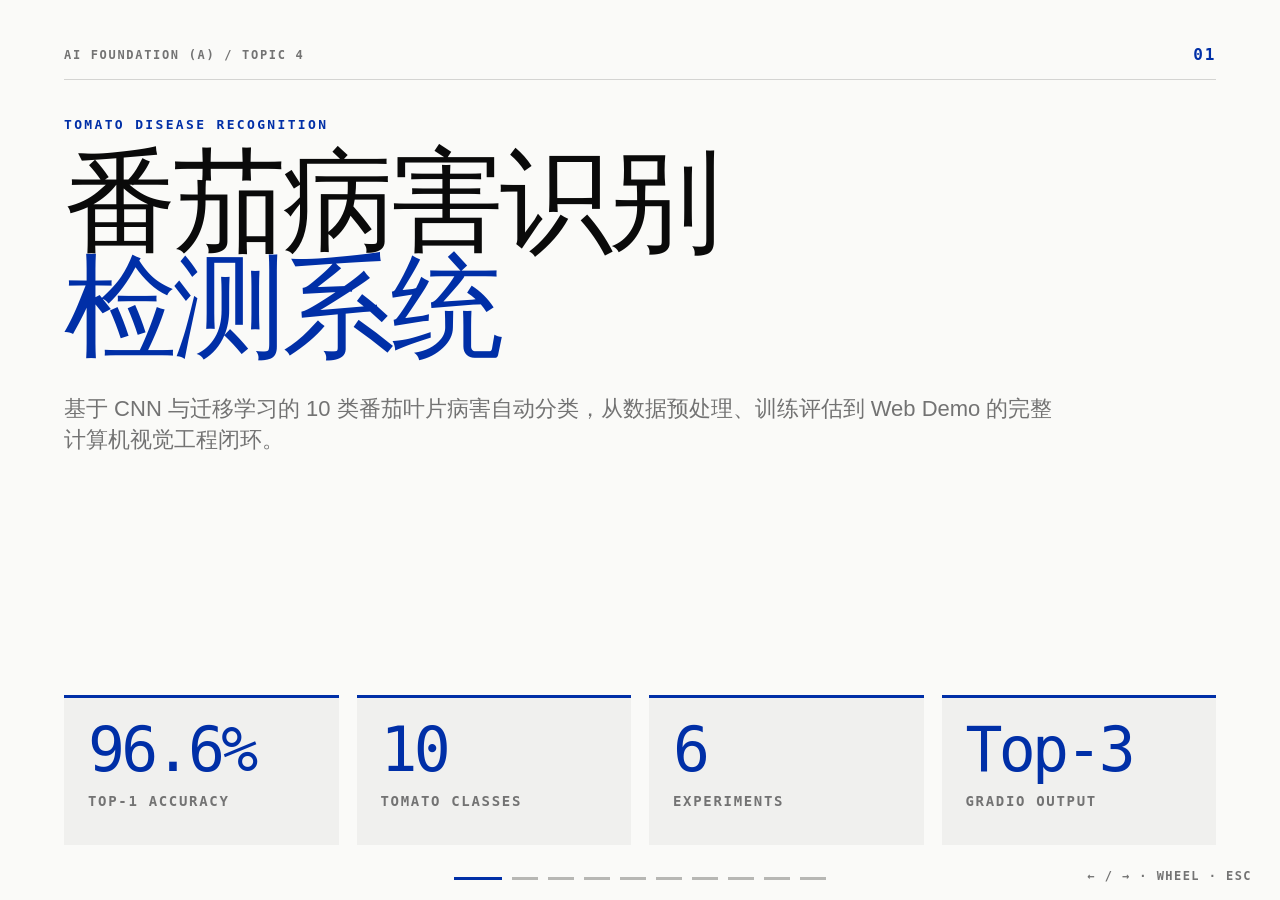
<file: presentation/guizang-web-deck/index.html>
<!DOCTYPE html>
<html lang="zh-CN">
<head>
<meta charset="UTF-8">
<meta name="viewport" content="width=device-width, initial-scale=1.0">
<title>番茄病害识别检测系统 · Swiss Web Deck</title>
<style>
:root{
  --paper:#fafaf8;
  --ink:#0a0a0a;
  --grey-1:#f0f0ee;
  --grey-2:#d4d4d2;
  --grey-3:#737373;
  --accent:#002FA7;
  --accent-on:#ffffff;
  --sans:"Inter","Helvetica Neue","Helvetica","Arial","Noto Sans SC","Microsoft YaHei UI",sans-serif;
  --mono:"JetBrains Mono","IBM Plex Mono","Cascadia Code","Consolas",monospace;
}
*{box-sizing:border-box}
html,body{margin:0;width:100%;height:100%;overflow:hidden;background:var(--paper);color:var(--ink);font-family:var(--sans);font-feature-settings:"tnum";letter-spacing:0}
body::before{content:"";position:fixed;inset:0;z-index:0;opacity:.12;background-image:linear-gradient(var(--grey-2) 1px,transparent 1px),linear-gradient(90deg,var(--grey-2) 1px,transparent 1px);background-size:48px 48px;pointer-events:none}
#deck{position:fixed;inset:0;z-index:1;display:flex;width:1000vw;height:100vh;transition:transform .72s cubic-bezier(.77,0,.175,1)}
.slide{position:relative;flex:0 0 100vw;width:100vw;height:100vh;padding:5.2vh 5vw 6.8vh;background:rgba(250,250,248,.96);overflow:hidden}
.chrome{display:flex;justify-content:space-between;align-items:center;border-bottom:1px solid var(--grey-2);padding-bottom:16px;font:600 12px/1 var(--mono);letter-spacing:.14em;text-transform:uppercase;color:var(--grey-3)}
.page{color:var(--accent);font-size:16px}
.body{height:calc(100vh - 15vh);display:grid;gap:32px;padding-top:38px}
.kicker{font:600 13px/1 var(--mono);letter-spacing:.18em;text-transform:uppercase;color:var(--accent);margin-bottom:18px}
h1,h2,h3,p{margin:0}
.hero-title{font-weight:200;font-size:min(8.8vw,15.5vh);line-height:.94;letter-spacing:-.035em;max-width:78vw}
.title{font-weight:250;font-size:min(5.4vw,9.4vh);line-height:1.02;letter-spacing:-.026em}
.subtitle{font-size:clamp(22px,1.72vw,34px);font-weight:400;line-height:1.42;color:var(--grey-3);max-width:78vw}
.lead{font-size:clamp(22px,1.65vw,32px);line-height:1.5;color:#222;max-width:72vw}
.mono{font-family:var(--mono)}
.accent{color:var(--accent)}
.grid-2{display:grid;grid-template-columns:1.05fr .95fr;gap:56px;align-items:center}
.grid-3{display:grid;grid-template-columns:repeat(3,1fr);gap:18px}
.grid-4{display:grid;grid-template-columns:repeat(4,1fr);gap:18px}
.card{background:var(--grey-1);border-top:3px solid var(--accent);padding:24px;min-height:150px}
.card.dark{background:var(--ink);color:var(--paper);border-top-color:var(--accent)}
.num{font:300 min(8vw,13vh)/.9 var(--mono);letter-spacing:-.06em;color:var(--accent)}
.num.small{font-size:min(4.8vw,8vh)}
.label{font:600 14px/1.2 var(--mono);letter-spacing:.12em;text-transform:uppercase;color:var(--grey-3);margin-top:16px}
.statement{font-size:min(4.4vw,7.4vh);font-weight:260;line-height:1.12;letter-spacing:-.02em}
.list{display:grid;gap:18px;margin-top:8px}
.li{display:grid;grid-template-columns:16px 1fr;gap:18px;font-size:clamp(19px,1.35vw,26px);line-height:1.42}
.li::before{content:"";width:10px;height:10px;background:var(--accent);margin-top:.55em}
.table{display:grid;border-top:4px solid var(--ink);font-size:clamp(15px,1vw,20px)}
.row{display:grid;grid-template-columns:1.7fr 1fr 1.55fr .8fr .85fr;border-bottom:1px solid var(--grey-2);min-height:54px;align-items:center}
.row>div{padding:10px 12px}
.row.head{background:var(--ink);color:var(--paper);font-weight:700}
.row.best{background:#e9edf8}
.bars{display:grid;gap:18px}
.bar{display:grid;grid-template-columns:180px 1fr 72px;align-items:center;gap:20px;font-size:19px}
.track{height:18px;background:var(--grey-2)}
.fill{height:18px;background:var(--accent)}
.proof-img{width:100%;height:100%;object-fit:contain;background:#fff}
.image-frame{height:48vh;background:#fff;display:flex;align-items:center;justify-content:center;border:1px solid var(--grey-2)}
.image-frame.tall{height:56vh}
.split-images{display:grid;grid-template-columns:1.08fr .92fr;gap:28px}
.footer-note{align-self:end;border-top:1px solid var(--grey-2);padding-top:18px;font-size:clamp(18px,1.25vw,24px);font-weight:600;line-height:1.4}
.accent-block{background:var(--accent);color:var(--accent-on);padding:40px;min-height:52vh;display:flex;flex-direction:column;justify-content:space-between}
.pipeline{display:grid;grid-template-columns:repeat(5,1fr);gap:14px;align-items:center}
.step{border:1px solid var(--grey-2);background:var(--grey-1);min-height:142px;padding:18px;display:flex;flex-direction:column;justify-content:space-between}
.step .nb{font:600 13px/1 var(--mono);color:var(--accent)}
.step .txt{font-size:19px;line-height:1.26;font-weight:500}
.nav{position:fixed;z-index:5;left:50%;bottom:2.2vh;transform:translateX(-50%);display:flex;gap:10px}
.dot{width:26px;height:3px;background:#b7b7b4;transition:.25s}
.dot.active{background:var(--accent);width:48px}
.hint{position:fixed;right:28px;bottom:18px;z-index:5;font:600 12px/1 var(--mono);letter-spacing:.12em;color:var(--grey-3);text-transform:uppercase}
@media(max-width:900px){.grid-2,.split-images{grid-template-columns:1fr}.grid-4{grid-template-columns:repeat(2,1fr)}.body{overflow:auto}.slide{overflow:auto}.nav,.hint{display:none}}
</style>
</head>
<body>
<main id="deck">
  <section class="slide">
    <div class="chrome"><span>AI Foundation (A) / Topic 4</span><span class="page">01</span></div>
    <div class="body" style="grid-template-rows:1fr auto">
      <div>
        <div class="kicker">Tomato Disease Recognition</div>
        <h1 class="hero-title">番茄病害识别<br><span class="accent">检测系统</span></h1>
        <p class="subtitle" style="margin-top:32px">基于 CNN 与迁移学习的 10 类番茄叶片病害自动分类，从数据预处理、训练评估到 Web Demo 的完整计算机视觉工程闭环。</p>
      </div>
      <div class="grid-4">
        <div class="card"><div class="num small">96.6%</div><div class="label">Top-1 Accuracy</div></div>
        <div class="card"><div class="num small">10</div><div class="label">Tomato Classes</div></div>
        <div class="card"><div class="num small">6</div><div class="label">Experiments</div></div>
        <div class="card"><div class="num small">Top-3</div><div class="label">Gradio Output</div></div>
      </div>
    </div>
  </section>

  <section class="slide">
    <div class="chrome"><span>Requirement Alignment</span><span class="page">02</span></div>
    <div class="body grid-2">
      <div>
        <div class="kicker">What must be proven</div>
        <h2 class="title">不是“跑出结果”，而是证明流程可信</h2>
        <p class="lead" style="margin-top:30px">课程验收点被转化为可检查证据：源码负责可复现，实验结果负责可量化，PPT 与演示负责可展示。</p>
      </div>
      <div class="list">
        <div class="li">完整训练脚本：Dataset / DataLoader / 模型 / 训练循环 / 验证评估</div>
        <div class="li">测试集 Top-1 Accuracy ≥ 90%，最佳模型达到 96.6%</div>
        <div class="li">From Scratch、fc_only、fc_then_layer4 三类冻结策略对比</div>
        <div class="li">Loss/Accuracy、混淆矩阵、分类报告、Grad-CAM、Gradio Demo</div>
      </div>
    </div>
  </section>

  <section class="slide">
    <div class="chrome"><span>Data / Preprocessing</span><span class="page">03</span></div>
    <div class="body">
      <div>
        <div class="kicker">PlantVillage Tomato</div>
        <h2 class="title">数据集保持清晰，预处理保持一致</h2>
      </div>
      <div class="grid-3">
        <div class="card"><div class="num small">10000</div><div class="label">Train Images</div></div>
        <div class="card"><div class="num small">500</div><div class="label">Validation</div></div>
        <div class="card"><div class="num small">500</div><div class="label">Test</div></div>
      </div>
      <div class="grid-2">
        <div class="list">
          <div class="li">训练阶段：Resize 224×224、随机水平翻转、±15° 随机旋转</div>
          <div class="li">验证/测试阶段：仅确定性预处理，避免评估扰动</div>
          <div class="li">固定随机种子，保存类别顺序，避免标签错位</div>
        </div>
        <div class="accent-block">
          <div class="kicker" style="color:var(--accent-on)">Transform Pipeline</div>
          <div class="statement">Resize → Augment → Normalize → DataLoader</div>
        </div>
      </div>
    </div>
  </section>

  <section class="slide">
    <div class="chrome"><span>CNN Shape</span><span class="page">04</span></div>
    <div class="body">
      <div>
        <div class="kicker">Architecture logic</div>
        <h2 class="title">CNN 把叶片纹理逐层抽象为病害类别</h2>
      </div>
      <div class="pipeline">
        <div class="step"><span class="nb">01 INPUT</span><span class="txt">[B,3,224,224]</span></div>
        <div class="step"><span class="nb">02 CONV</span><span class="txt">[B,64,112,112]</span></div>
        <div class="step"><span class="nb">03 POOL</span><span class="txt">[B,64,56,56]</span></div>
        <div class="step"><span class="nb">04 BLOCKS</span><span class="txt">[B,512,7,7]</span></div>
        <div class="step"><span class="nb">05 LINEAR</span><span class="txt">[B,10]</span></div>
      </div>
      <div class="footer-note">Conv2D 提取斑点、边缘和颜色纹理；MaxPool 降低空间分辨率；Linear 输出 10 类概率，满足报告对 Tensor Shape 变换的说明要求。</div>
    </div>
  </section>

  <section class="slide">
    <div class="chrome"><span>Transfer Learning</span><span class="page">05</span></div>
    <div class="body grid-2">
      <div class="accent-block">
        <div>
          <div class="kicker" style="color:var(--accent-on)">Freezing strategy</div>
          <div class="statement">冻结不是装饰项，而是迁移学习是否成立的核心证据。</div>
        </div>
        <p style="font-size:24px;line-height:1.45">仅训练分类头不足以适配病害细粒度差异；解冻尾部特征层后，模型显著超过 fc_only。</p>
      </div>
      <div class="list">
        <div class="li">From Scratch：全模型训练，测试准确率 93.0%</div>
        <div class="li">fc_only：冻结全部 backbone，仅训练分类头，测试准确率 89.0%</div>
        <div class="li">fc_then_layer4：冻结前面 N 层，微调分类头和尾部特征层，最高 96.6%</div>
      </div>
    </div>
  </section>

  <section class="slide">
    <div class="chrome"><span>Engineering Structure</span><span class="page">06</span></div>
    <div class="body">
      <div>
        <div class="kicker">PyTorch project style</div>
        <h2 class="title">训练、评估、部署被拆成可解释模块</h2>
      </div>
      <div class="grid-4">
        <div class="card"><h3>config.py</h3><p class="label">实验配置 / seed</p></div>
        <div class="card"><h3>data.py</h3><p class="label">Transform / DataLoader</p></div>
        <div class="card"><h3>models.py</h3><p class="label">Backbone / Freeze</p></div>
        <div class="card"><h3>trainer.py</h3><p class="label">训练循环 / best model</p></div>
        <div class="card"><h3>evaluator.py</h3><p class="label">报告 / 混淆矩阵</p></div>
        <div class="card"><h3>gradcam.py</h3><p class="label">可解释性热力图</p></div>
        <div class="card"><h3>train.py</h3><p class="label">训练入口</p></div>
        <div class="card"><h3>app.py</h3><p class="label">Gradio Web Demo</p></div>
      </div>
    </div>
  </section>

  <section class="slide">
    <div class="chrome"><span>Experiment Matrix</span><span class="page">07</span></div>
    <div class="body">
      <div>
        <div class="kicker">Six experiments</div>
        <h2 class="title">MobileNetV3 在准确率、参数量和速度之间最均衡</h2>
      </div>
      <div class="grid-2" style="align-items:start">
        <div class="table">
          <div class="row head"><div>实验</div><div>骨干</div><div>冻结策略</div><div>Acc</div><div>参数</div></div>
          <div class="row best"><div>MobileNetV3</div><div>small</div><div>fc_then_layer4</div><div>96.6%</div><div>1.53M</div></div>
          <div class="row"><div>ResNet50</div><div>resnet50</div><div>fc_then_layer4</div><div>96.2%</div><div>23.53M</div></div>
          <div class="row"><div>ResNet18 low LR</div><div>resnet18</div><div>fc_then_layer4</div><div>95.8%</div><div>11.18M</div></div>
          <div class="row"><div>ResNet18</div><div>resnet18</div><div>fc_then_layer4</div><div>95.4%</div><div>11.18M</div></div>
          <div class="row"><div>Scratch</div><div>resnet18</div><div>none</div><div>93.0%</div><div>11.18M</div></div>
          <div class="row"><div>fc_only</div><div>resnet18</div><div>fc_only</div><div>89.0%</div><div>11.18M</div></div>
        </div>
        <div class="bars">
          <div class="bar"><span>MobileNetV3</span><span class="track"><span class="fill" style="display:block;width:96.6%"></span></span><strong>96.6%</strong></div>
          <div class="bar"><span>ResNet50</span><span class="track"><span class="fill" style="display:block;width:96.2%"></span></span><strong>96.2%</strong></div>
          <div class="bar"><span>ResNet18 low LR</span><span class="track"><span class="fill" style="display:block;width:95.8%"></span></span><strong>95.8%</strong></div>
          <div class="bar"><span>Scratch</span><span class="track"><span class="fill" style="display:block;width:93%;background:var(--grey-3)"></span></span><strong>93.0%</strong></div>
          <div class="bar"><span>fc_only</span><span class="track"><span class="fill" style="display:block;width:89%;background:#444"></span></span><strong>89.0%</strong></div>
        </div>
      </div>
    </div>
  </section>

  <section class="slide">
    <div class="chrome"><span>Training Diagnostics</span><span class="page">08</span></div>
    <div class="body">
      <div>
        <div class="kicker">Evidence, not decoration</div>
        <h2 class="title">训练曲线和混淆矩阵共同支撑 96.6%</h2>
      </div>
      <div class="split-images">
        <div class="image-frame"><img class="proof-img" src="images/08-training-curves.png" alt="training curves"></div>
        <div class="image-frame"><img class="proof-img" src="images/08-confusion-matrix.png" alt="confusion matrix"></div>
      </div>
      <div class="footer-note">测试集中主要误差集中在纹理相近类别；整体 Macro-F1 约 96.5%，健康叶片类别 F1 达到 1.00。</div>
    </div>
  </section>

  <section class="slide">
    <div class="chrome"><span>Explainability / Demo</span><span class="page">09</span></div>
    <div class="body grid-2">
      <div>
        <div class="kicker">Grad-CAM + Gradio</div>
        <h2 class="title">模型不仅给出答案，也能展示关注区域</h2>
        <div class="list" style="margin-top:32px">
          <div class="li">Grad-CAM 热力图验证模型关注叶片病害区域</div>
          <div class="li">Gradio 支持上传叶片图，实时返回 Top-3 类别与置信度</div>
          <div class="li">演示复用同一 checkpoint、类别映射和图像预处理</div>
        </div>
      </div>
      <div class="image-frame tall"><img class="proof-img" src="images/09-gradcam.png" alt="grad cam"></div>
    </div>
  </section>

  <section class="slide">
    <div class="chrome"><span>Takeaway</span><span class="page">10</span></div>
    <div class="body" style="grid-template-rows:auto 1fr auto">
      <div>
        <div class="kicker">Defense close</div>
        <h2 class="title">答辩时只抓一条主线：完整、可信、可展示</h2>
      </div>
      <div class="grid-4">
        <div class="card dark"><div class="num small">达成</div><div class="label">Top-1 ≥ 90%</div></div>
        <div class="card"><div class="num small">完整</div><div class="label">Train / Eval / Demo</div></div>
        <div class="card"><div class="num small">清晰</div><div class="label">Modular PyTorch</div></div>
        <div class="card"><div class="num small">加分</div><div class="label">3 Backbones + Gradio</div></div>
      </div>
      <div class="statement" style="max-width:82vw">该系统完成了番茄叶片病害识别从数据、模型、训练、评估到交互部署的完整计算机视觉工程闭环。</div>
    </div>
  </section>
</main>
<div class="nav" id="nav"></div>
<div class="hint">← / → · wheel · Esc</div>
<script>
const slides=[...document.querySelectorAll('.slide')];
const deck=document.getElementById('deck');
const nav=document.getElementById('nav');
let index=0;
slides.forEach((_,i)=>{const d=document.createElement('span');d.className='dot';d.onclick=()=>go(i);nav.appendChild(d)});
function go(i, updateHash=true){
  index=Math.max(0,Math.min(slides.length-1,i));
  deck.style.transform=`translateX(${-index*100}vw)`;
  [...nav.children].forEach((d,j)=>d.classList.toggle('active',j===index));
  if(updateHash) history.replaceState(null,'',`#${index+1}`);
}
function fromHash(){
  const raw=Number(location.hash.replace('#',''));
  return Number.isFinite(raw)&&raw>0?raw-1:0;
}
window.addEventListener('keydown',e=>{if(e.key==='ArrowRight'||e.key==='PageDown'||e.key===' ')go(index+1);if(e.key==='ArrowLeft'||e.key==='PageUp')go(index-1);if(e.key==='Home')go(0);if(e.key==='End')go(slides.length-1);if(e.key==='Escape')go(0)});
let wheelLock=false;window.addEventListener('wheel',e=>{if(wheelLock)return;wheelLock=true;go(index+(e.deltaY>0?1:-1));setTimeout(()=>wheelLock=false,650)},{passive:true});
window.addEventListener('hashchange',()=>go(fromHash(),false));
go(fromHash(),false);
</script>
</body>
</html>
</file>
